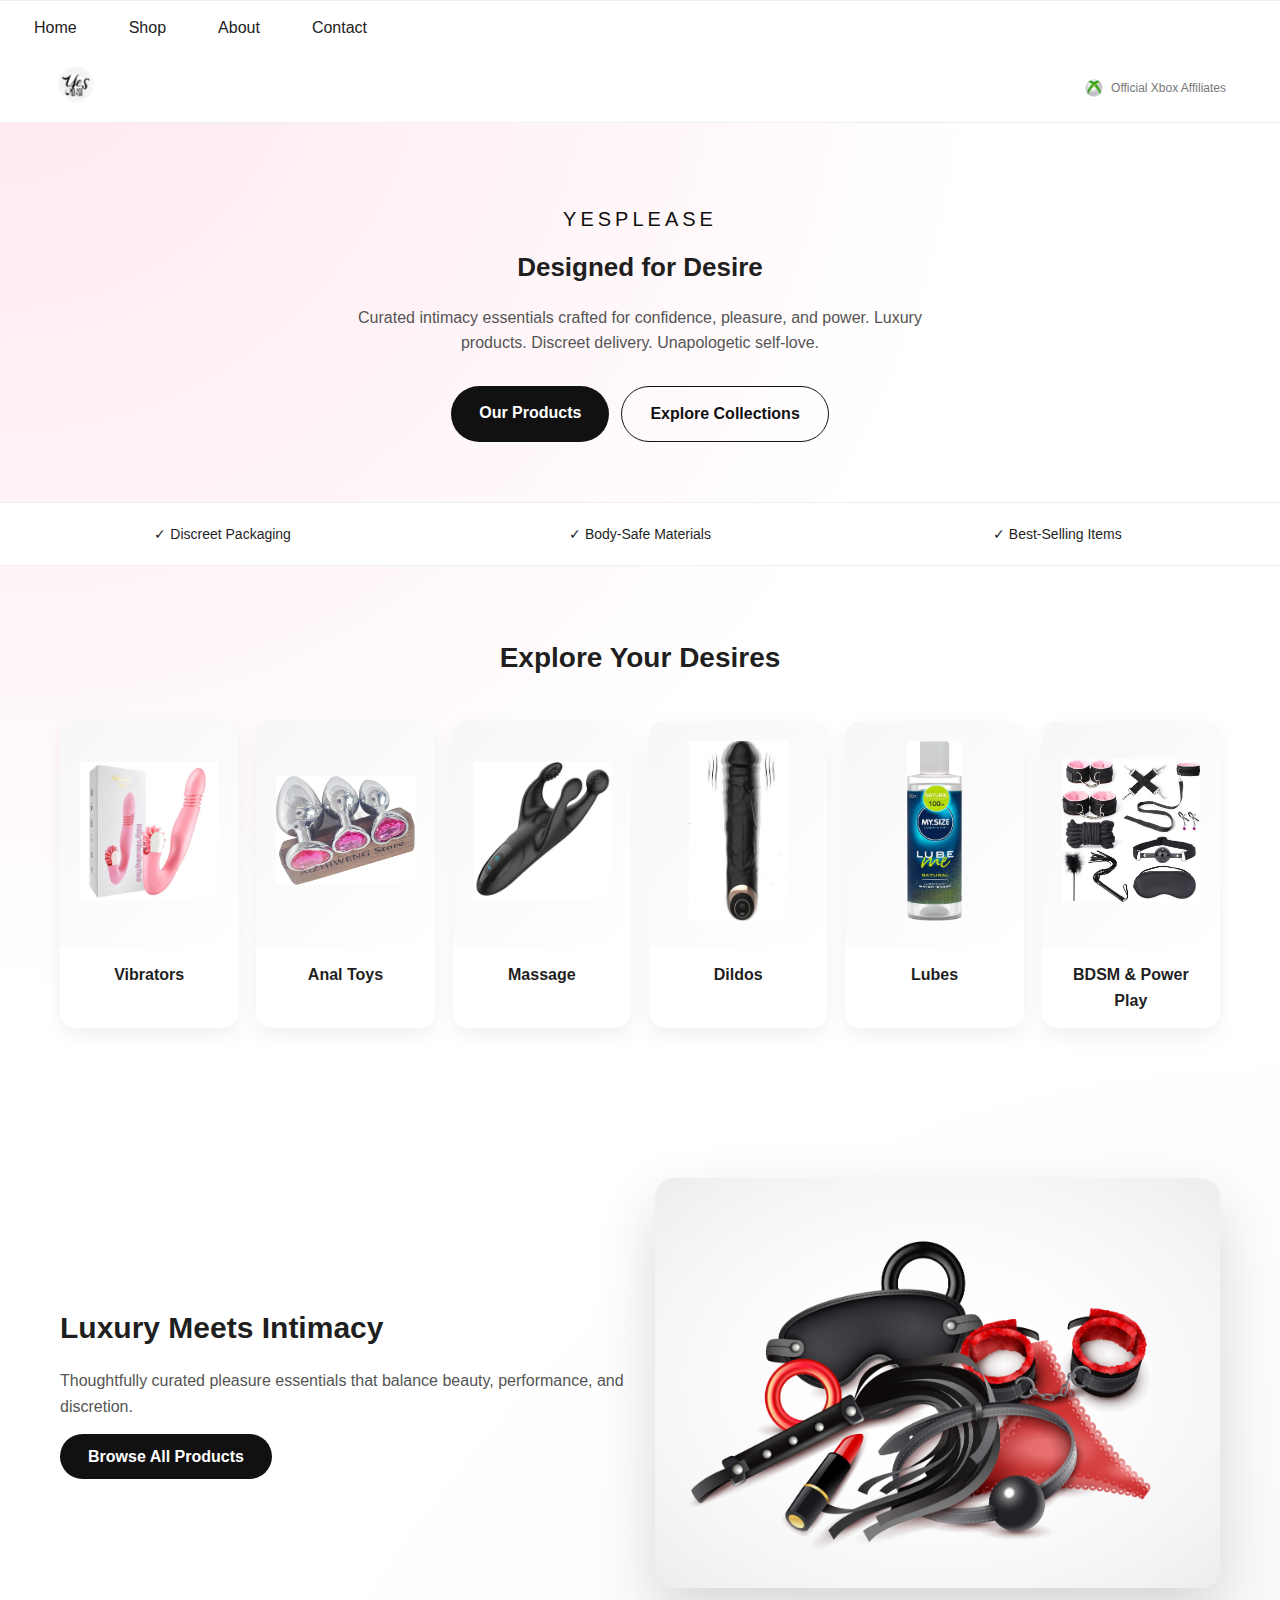
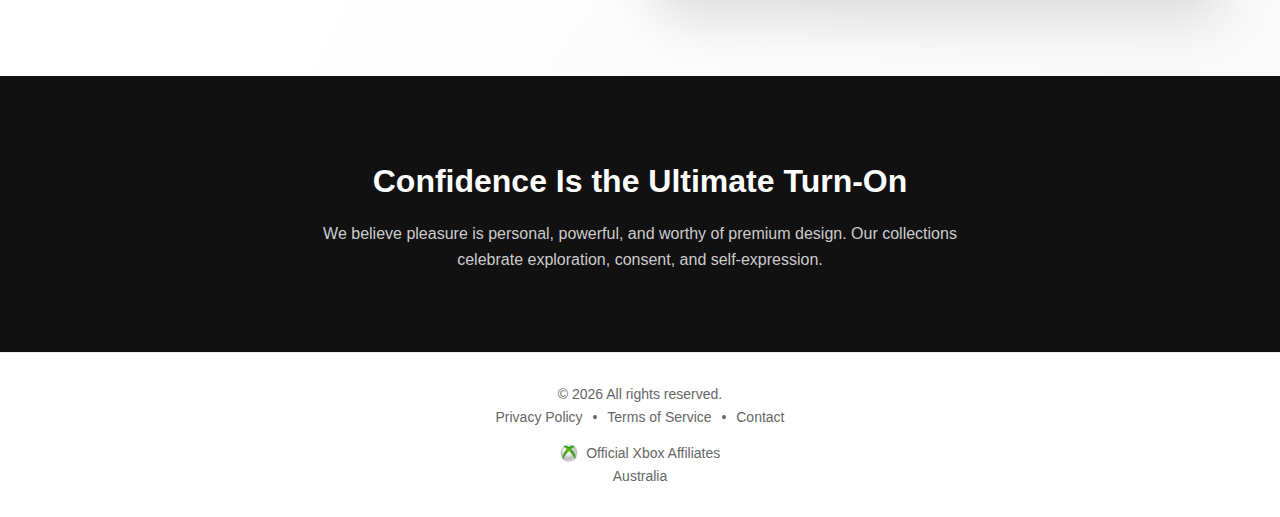
<file: index.html>
<!DOCTYPE html>
<html lang="en">
<head>
  <meta charset="UTF-8" />
  <meta name="viewport" content="width=device-width, initial-scale=1.0" />
  <title>YESPLEASE | Home</title>
  <link rel="stylesheet" href="css/style.css" />
    <style>
    * {
      margin: 0rem;
      padding: 0;
      box-sizing: border-box;
    }
  </style>

</head>

<body>

<header>
  <div class="burger" id="burger">☰</div>

  <nav class="nav" id="nav">
    <ul>
      <li><a href="index.html">Home</a></li>
      <li><a href="shop.html">Shop</a></li>
      <li><a href="about.html">About</a></li>
      <li><a href="contact.html">Contact</a></li>
    </ul>
  </nav>

  <div class="header-inner">
    <div class="logo">
      <img src="assets/yesplease main.png" alt="YESPLEASE Logo">
    </div>

    <div class="affiliate-badge">
      <img src="assets/1234xbox.png" alt="Sephora">
      <span>Official Xbox Affiliates</span>
    </div>
  </div>
</header>

<main>

<!-- HERO -->
<section class="hero">
  <span class="hero-brand">YESPLEASE</span>

  <h1>Designed for Desire</h1>

  <p>
    Curated intimacy essentials crafted for confidence, pleasure, and power.
    Luxury products. Discreet delivery. Unapologetic self-love.
  </p>

  <div class="hero-actions">
    <a href="shop.html" class="shop-now-btn">Our Products</a>
    <a href="#collections" class="secondary-btn">Explore Collections</a>
  </div>
</section>

<!-- TRUST STRIP -->
<section class="trust-strip">
  <div>✓ Discreet Packaging</div>
  <div>✓ Body-Safe Materials</div>
  <div>✓ Best-Selling Items</div>
</section>

<!-- COLLECTIONS -->
<section id="collections" class="collections">
  <h2>Explore Your Desires</h2>

  <div class="collection-grid">

    <div class="collection-card">
      <div class="collection-image">
        <img src="assets/PRIMIUM VIBE.jpg" alt="Vibrators">
      </div>
      <p>Vibrators</p>
    </div>

    <div class="collection-card">
      <div class="collection-image">
        <img src="assets/Premium anal toy.jpg" alt="Anal Toys">
      </div>
      <p>Anal Toys</p>
    </div>

    <div class="collection-card">
      <div class="collection-image">
        <img src="assets/Premium massage toy.webp" alt="Massage">
      </div>
      <p>Massage</p>
    </div>

    <div class="collection-card">
      <div class="collection-image">
        <img src="assets/Premium dildo toy.jpg" alt="Dildos">
      </div>
      <p>Dildos</p>
    </div>

    <div class="collection-card">
      <div class="collection-image">
        <img src="assets/Premium Lubes.jpg" alt="Lubes">
      </div>
      <p>Lubes</p>
    </div>

    <div class="collection-card">
      <div class="collection-image">
        <img src="assets/Premium bdsm toys.jpg" alt="BDSM & Power Play">
      </div>
      <p>BDSM & Power Play</p>
    </div>

  </div>
</section>

<!-- FEATURED -->
<section class="featured">
  <div class="featured-text">
    <h2>Luxury Meets Intimacy</h2>
    <p>
      Thoughtfully curated pleasure essentials that balance beauty,
      performance, and discretion.
    </p>
    <a href="shop.html" class="shop-now-btn">Browse All Products</a>
  </div>

  <div class="featured-image">
    <img src="assets/28861.jpg" alt="Luxury intimacy product">
  </div>
</section>

<!-- BRAND STORY -->
<section class="brand-story">
  <h2>Confidence Is the Ultimate Turn-On</h2>
  <p>
    We believe pleasure is personal, powerful, and worthy of premium design.
    Our collections celebrate exploration, consent, and self-expression.
  </p>
</section>

</main>

<footer class="site-footer">
  <div class="footer-inner">
    <p class="footer-brand">© 2026 All rights reserved.</p>

    <p class="footer-links">
      <a href="#">Privacy Policy</a>
      <span>•</span>
      <a href="#">Terms of Service</a>
      <span>•</span>
      <a href="#">Contact</a>
    </p>

    <div class="affiliate-footer">
      <img src="assets/1234xbox.png" alt="Sephora" class="affiliate-logo">
      <span>Official Xbox Affiliates</span>
    </div>
    <p class="canada">
      Australia
    </p>
  </div>
</footer>

<script src="js/main.js"></script>
</body>
</html>
</file>
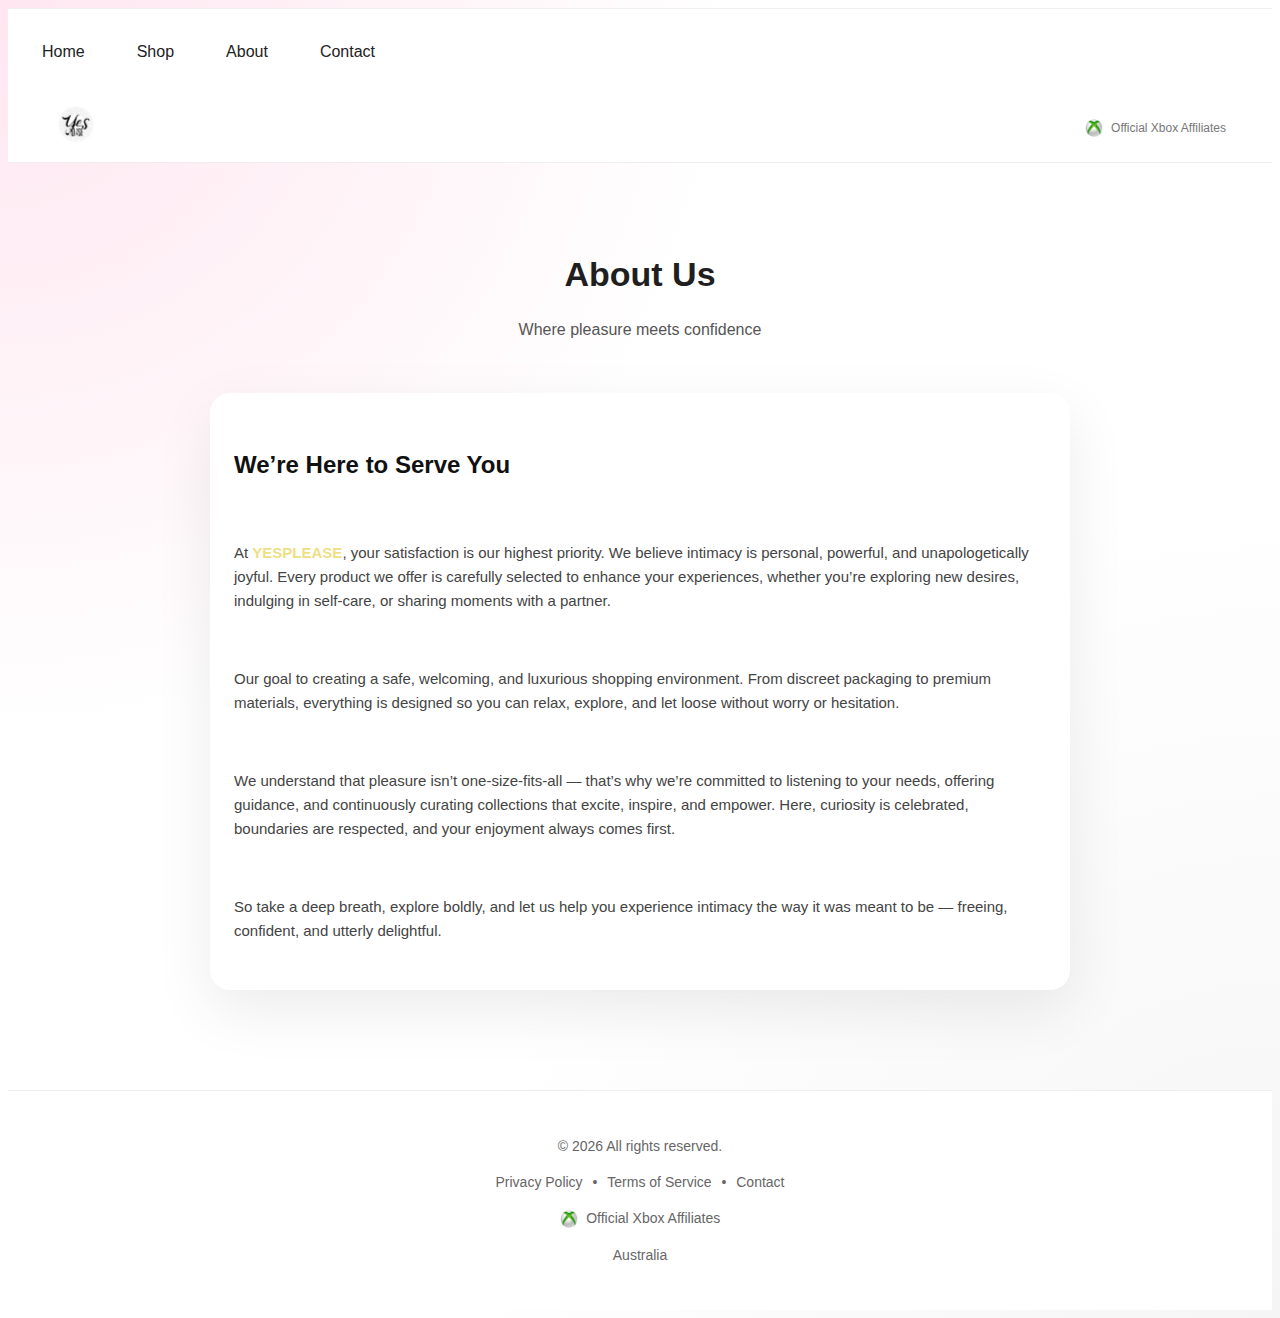
<file: about.html>
<!DOCTYPE html>
<html lang="en">
<head>
    <meta charset="UTF-8">
    <meta name="viewport" content="width=device-width, initial-scale=1.0">
    <title>My Shop | About</title>
    <link rel="stylesheet" href="css/style.css">
</head>
<body>

<header>
    <div class="burger" id="burger">
        ☰
    </div>
    <nav class="nav" id="nav">
        <ul>
            <li><a href="index.html">Home</a></li>
            <li><a href="shop.html">Shop</a></li>
            <li><a href="about.html">About</a></li>
            <li><a href="contact.html">Contact</a></li>
        </ul>
    </nav>
     <div class="header-inner">
      <!-- Logo space -->
      <div class="logo">
        <img src="assets/yesplease main.png" alt="My Shop Logo">
      </div>

        <!-- Sephora affiliate -->
    <div class="affiliate-badge">
      <img src="assets/1234xbox.png" alt="Sephora">
      <span>Official Xbox Affiliates</span>
    </div>
    </div>
</header>

 <main class="about-container">
    <section class="about-hero">
      <h1>About Us</h1>
      <p>Where pleasure meets confidence</p>
    </section>
    
 
    
    <section class="about-content">
      <h2>We’re Here to Serve You</h2>
      <p>
         At <span class="brand-name standout">YESPLEASE</span>, your satisfaction is our highest priority. 
        We believe intimacy is personal, powerful, and unapologetically joyful. 
        Every product we offer is carefully selected to enhance your experiences, 
        whether you’re exploring new desires, indulging in self-care, or sharing moments with a partner. 
      </p>
      <p>
        Our goal to creating a safe, welcoming, and luxurious shopping environment. 
        From discreet packaging to premium materials, everything is designed so you can relax, explore, and let loose 
        without worry or hesitation. 
      </p>
      <p>
        We understand that pleasure isn’t one-size-fits-all — that’s why we’re committed to listening to your needs, 
        offering guidance, and continuously curating collections that excite, inspire, and empower. 
        Here, curiosity is celebrated, boundaries are respected, and your enjoyment always comes first.
      </p>
      <p>
        So take a deep breath, explore boldly, and let us help you experience intimacy the way it was meant to be — 
        freeing, confident, and utterly delightful.
      </p>
    </section>

   
  </main>

<footer class="site-footer">
  <div class="footer-inner">
    <p class="footer-brand">© 2026 All rights reserved.</p>

    <p class="footer-links">
      <a href="#">Privacy Policy</a>
      <span>•</span>
      <a href="#">Terms of Service</a>
      <span>•</span>
      <a href="#">Contact</a>
    </p>

    <!-- Sephora Affiliate -->
    <div class="affiliate-footer">
      <img src="assets/1234xbox.png" alt="Sephora" class="affiliate-logo">
      <span>Official Xbox Affiliates</span>
    </div>
     <p class="canada">
      Australia
    </p>
  </div>
</footer>

<script src="js/main.js"></script>
</body>
</html>
</file>
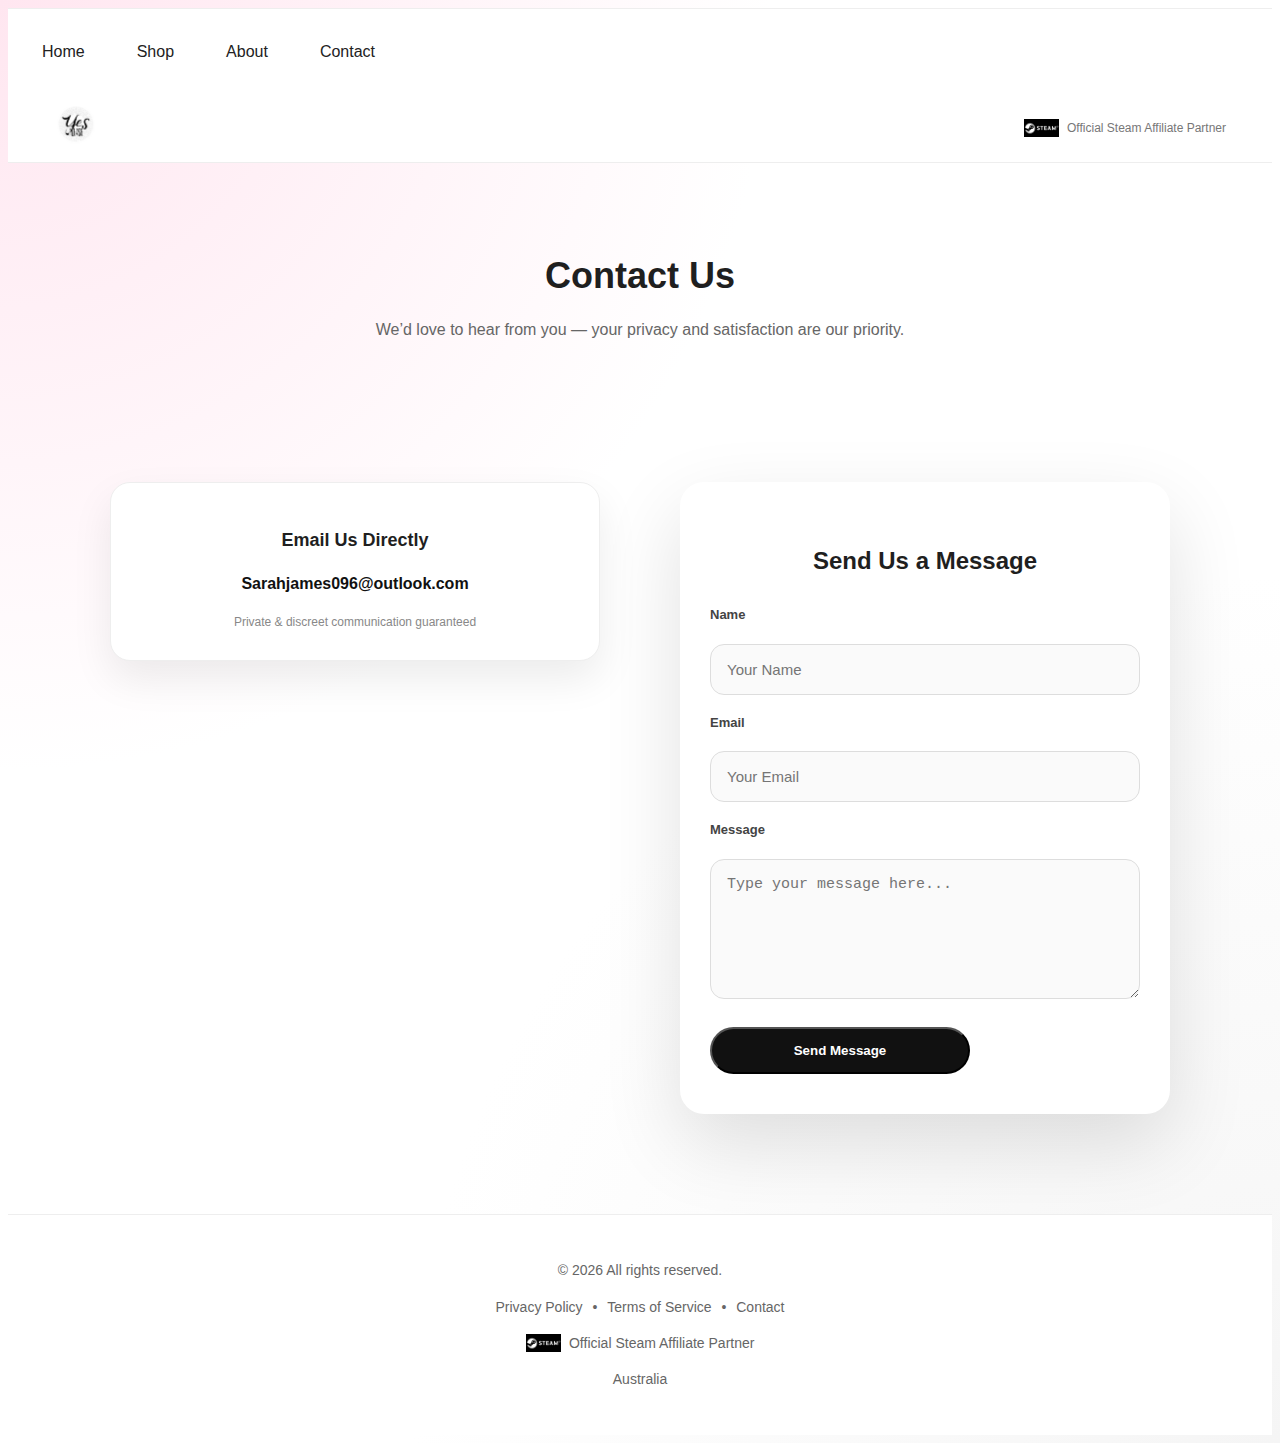
<file: contact.html>
<!DOCTYPE html>
<html lang="en">
<head>
    <meta charset="UTF-8">
    <meta name="viewport" content="width=device-width, initial-scale=1.0">
    <title>My Shop | Contact</title>
    <link rel="stylesheet" href="css/style.css">
</head>
<body>

<header>
    <div class="burger" id="burger">
        ☰
    </div>
    <nav class="nav" id="nav">
        <ul>
            <li><a href="index.html">Home</a></li>
            <li><a href="shop.html">Shop</a></li>
            <li><a href="about.html">About</a></li>
            <li><a href="contact.html">Contact</a></li>
        </ul>
    </nav>
     <div class="header-inner">
      <!-- Logo space -->
      <div class="logo">
        <img src="assets/yesplease main.png" alt="My Shop Logo">
      </div>

        <!-- Sephora affiliate -->
    <div class="affiliate-badge">
      <img src="assets/111steam.png" alt="Sephora">
      <span>Official Steam Affiliate Partner</span>
    </div>
    </div>
</header>

<main class="contact-container">
    <section class="contact-hero">
      <h1>Contact Us</h1>
      <p>We’d love to hear from you — your privacy and satisfaction are our priority.</p>
    </section>

    <section class="contact-info">
      <h2>Email Us Directly</h2>
      <p><a href="mailto:Sarahjames096@outlook.com">Sarahjames096@outlook.com</a></p>
    </section>

    <section class="contact-form-section">
      <h2>Send Us a Message</h2>
      <form action="https://formspree.io/f/mykzqaew" method="POST" class="contact-form">
        <label for="name">Name</label>
        <input type="text" id="name" name="name" placeholder="Your Name" required>

        <label for="email">Email</label>
        <input type="email" id="email" name="_replyto" placeholder="Your Email" required>

        <label for="message">Message</label>
        <textarea id="message" name="message" placeholder="Type your message here..." required></textarea>

        <button type="submit" class="shop-now-btn">Send Message</button>
      </form>
    </section>
  </main>

<footer class="site-footer">
  <div class="footer-inner">
    <p class="footer-brand">© 2026 All rights reserved.</p>

    <p class="footer-links">
      <a href="#">Privacy Policy</a>
      <span>•</span>
      <a href="#">Terms of Service</a>
      <span>•</span>
      <a href="#">Contact</a>
    </p>

    <!-- Sephora Affiliate -->
    <div class="affiliate-footer">
      <img src="assets/111steam.png" alt="Sephora" class="affiliate-logo">
      <span>Official Steam Affiliate Partner</span>
    </div>
     <p class="canada">
      Australia
    </p>
  </div>
</footer>
<script src="js/main.js"></script>
</body>
</html>
</file>
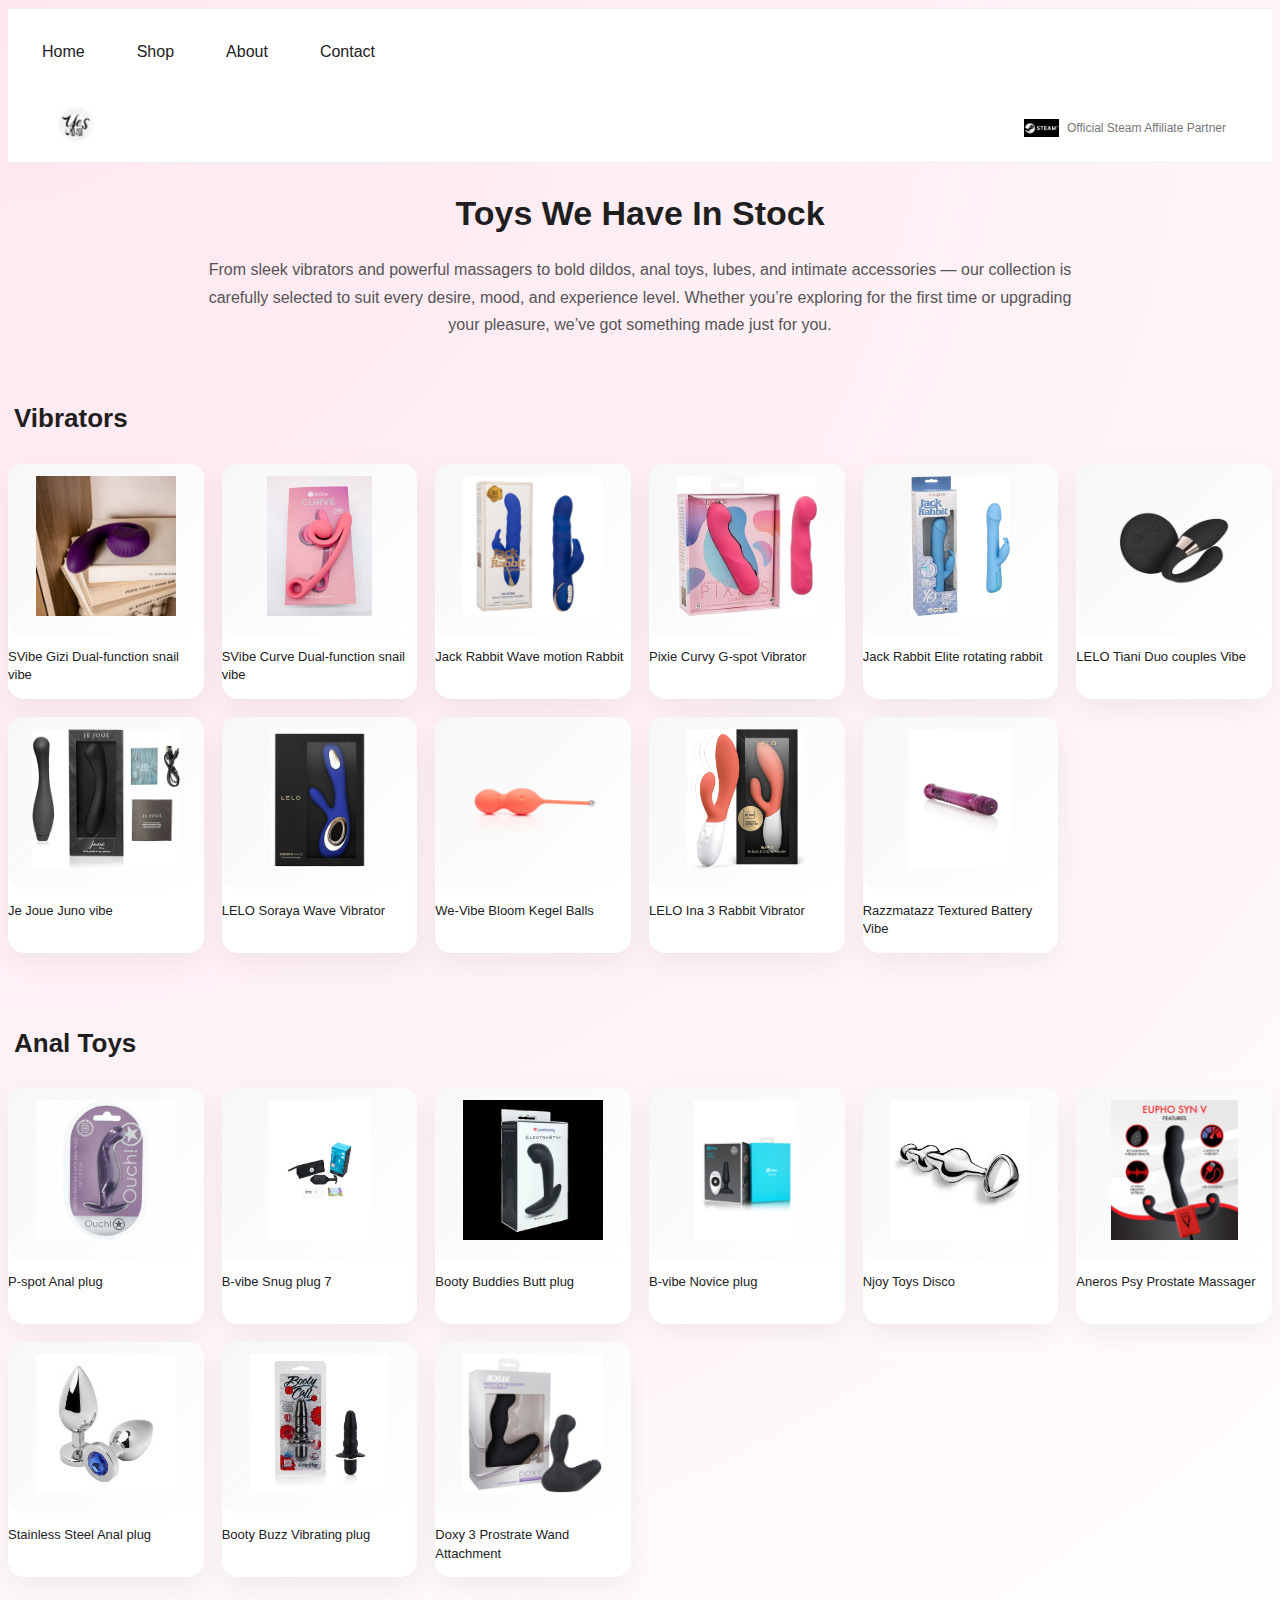
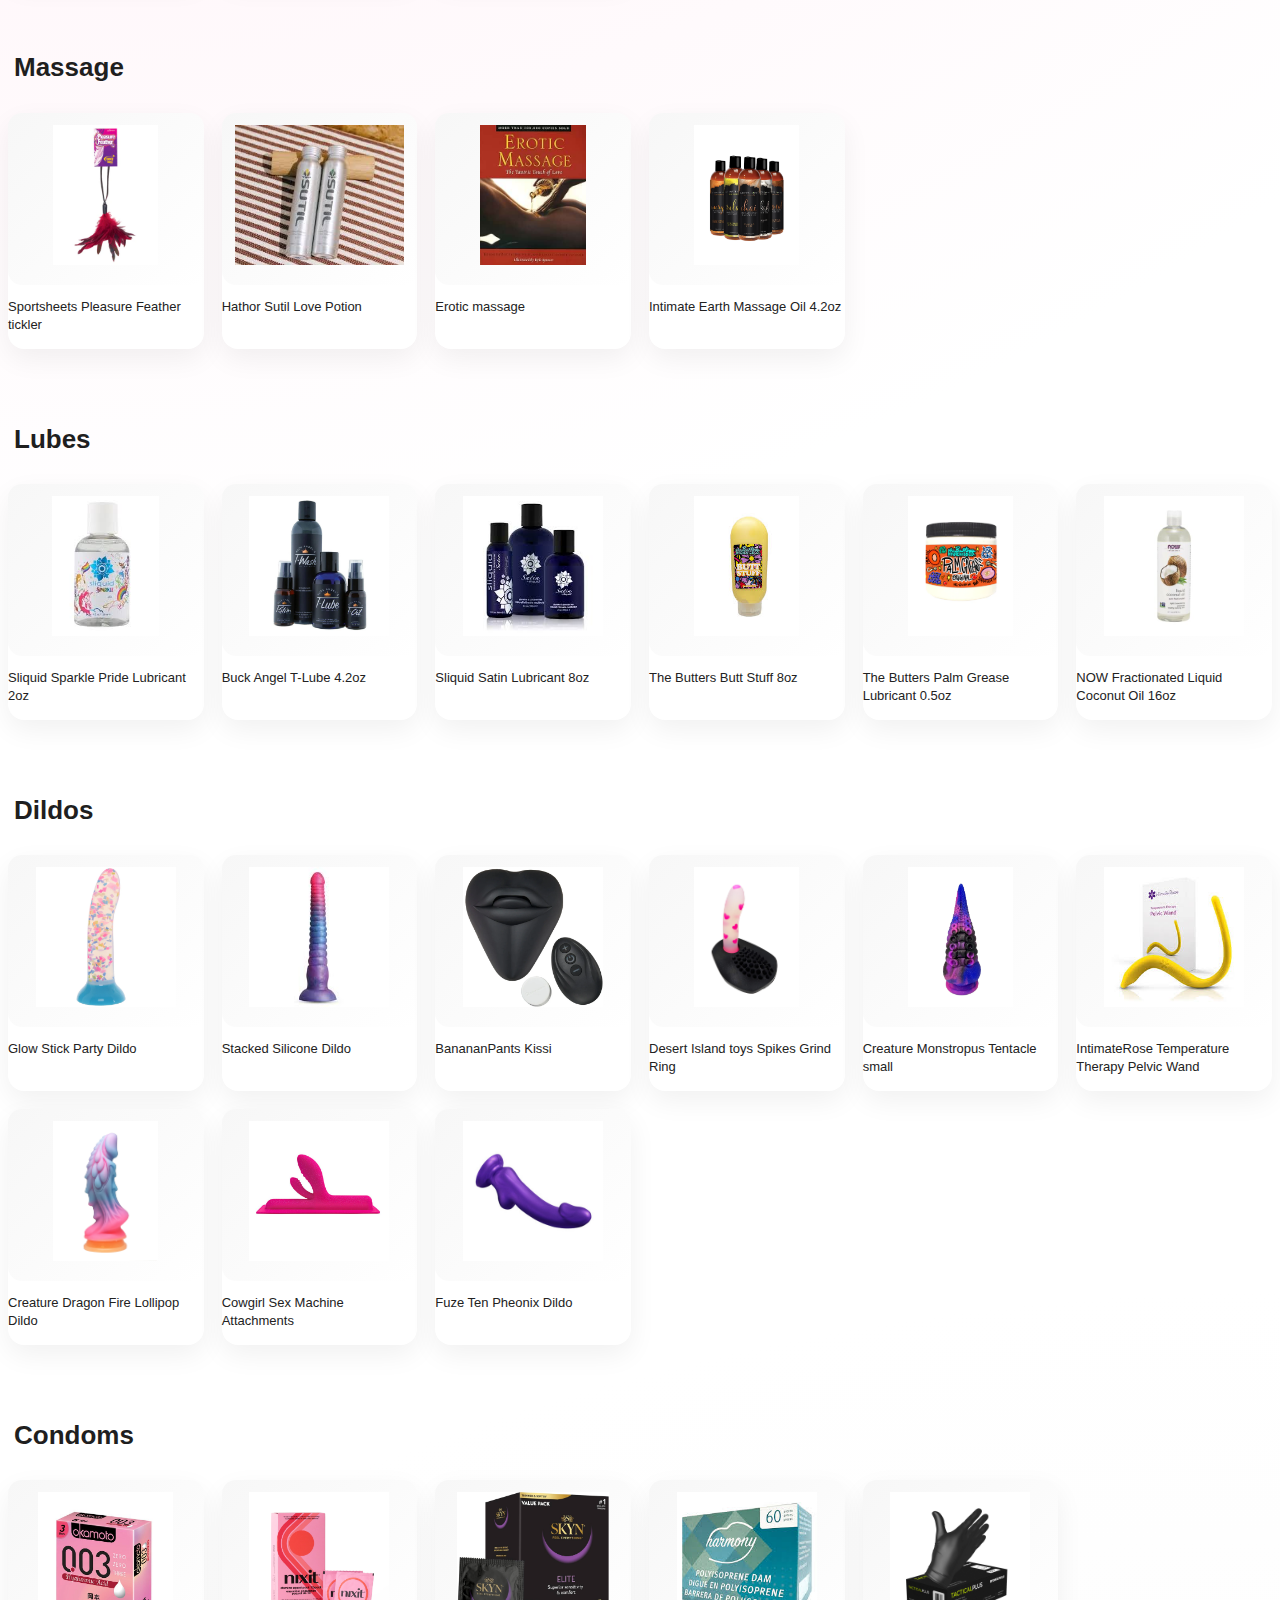
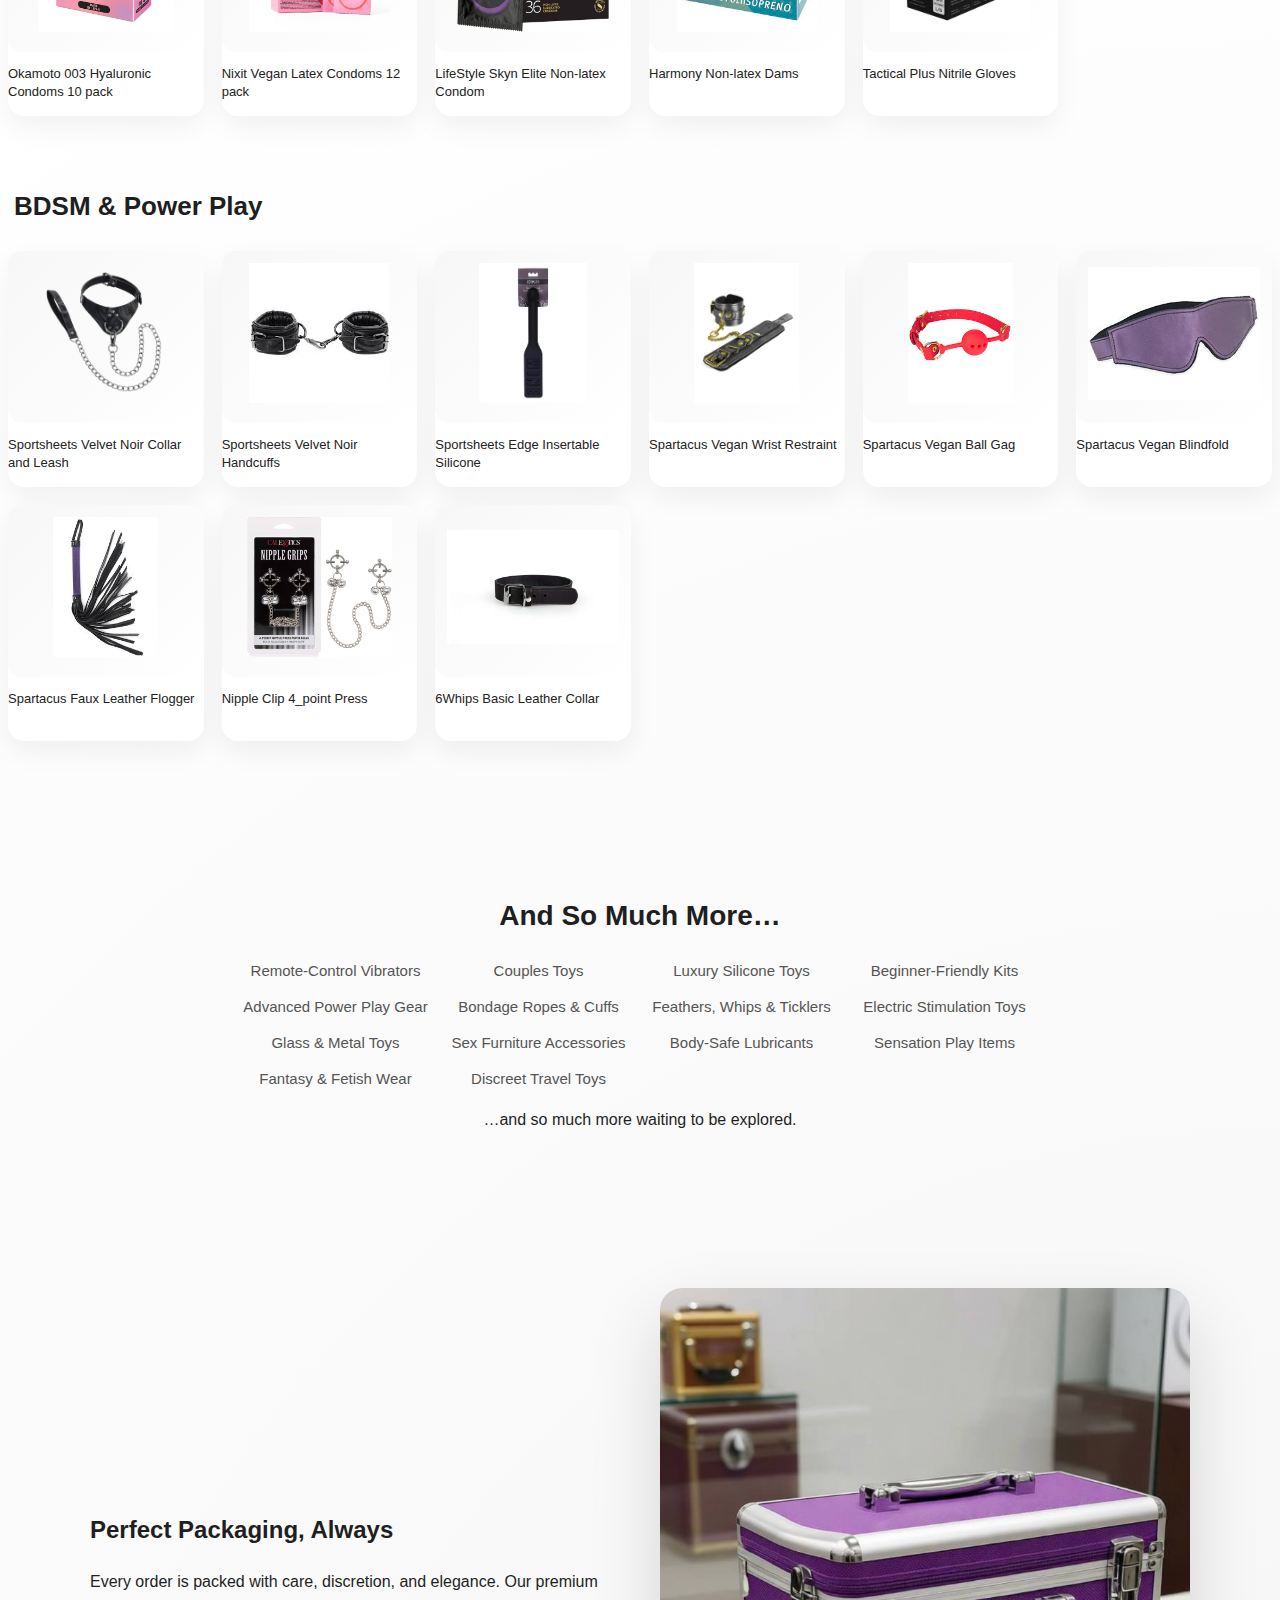
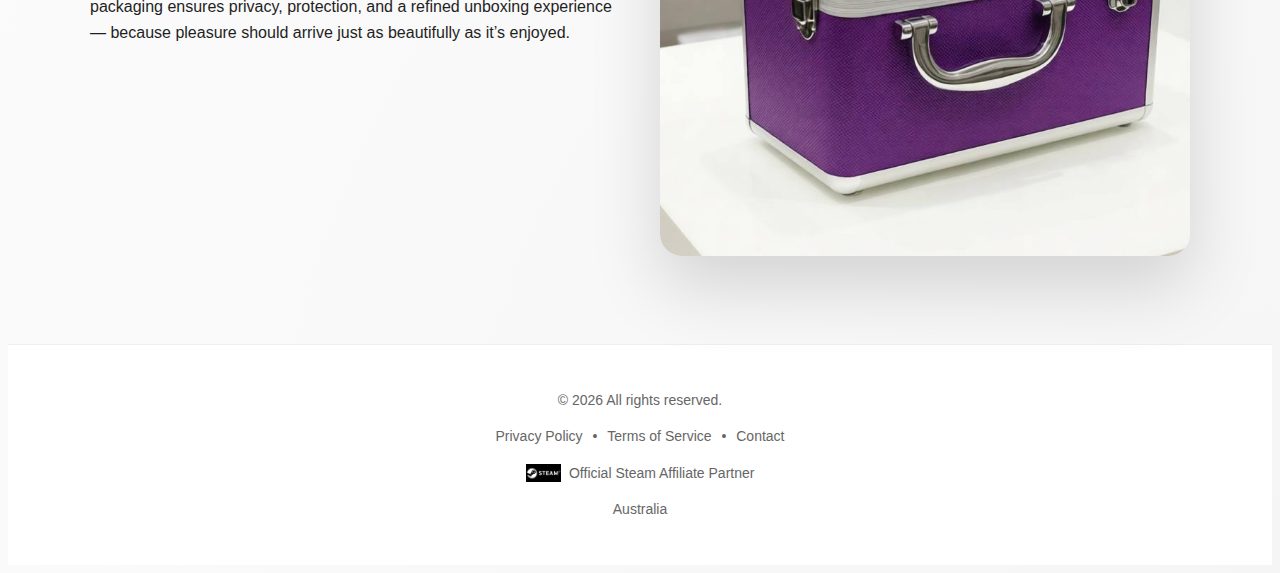
<file: shop.html>
<!DOCTYPE html>
<html lang="en">
<head>
    <meta charset="UTF-8">
    <meta name="viewport" content="width=device-width, initial-scale=1.0">
    <title>My Shop | Shop</title>
    <link rel="stylesheet" href="css/style.css">
</head>
<body>

<header>
    <div class="burger" id="burger">
        ☰
    </div>
    <nav class="nav" id="nav">
        <ul>
            <li><a href="index.html">Home</a></li>
            <li><a href="shop.html">Shop</a></li>
            <li><a href="about.html">About</a></li>
            <li><a href="contact.html">Contact</a></li>
        </ul>
    </nav>
     <div class="header-inner">
      <!-- Logo space -->
      <div class="logo">
        <img src="assets/yesplease main.png" alt="My Shop Logo">
      </div>

        <!-- Sephora affiliate -->
    <div class="affiliate-badge">
      <img src="assets/111steam.png" alt="Sephora">
      <span>Official Steam Affiliate Partner</span>
    </div>
</header>

<main class="shop-container">

  <!-- Shop Intro Section -->
<section class="shop-intro">
  <h1>Toys We Have In Stock</h1>
  <p>
    From sleek vibrators and powerful massagers to bold dildos, anal toys, lubes,
    and intimate accessories — our collection is carefully selected to suit every
    desire, mood, and experience level. Whether you’re exploring for the first time
    or upgrading your pleasure, we’ve got something made just for you.
  </p>
</section>

  <!-- Vibrators Section -->
  <section class="shop-section">
    <h2>Vibrators</h2>
    <div class="product-grid">
      <!-- 15 Products -->
      <div class="product-card">
        <div class="product-image">
         <img src="assets/SnailVG-P-6__17258.1710603546.1280.1280.webp" alt="Vibrator 1">
         </div>
        <p class="product-name">SVibe Gizi Dual-function snail vibe</p>
      </div>
      <div class="product-card">
        <div class="product-image">
       <img src="assets/SVibe-Snail-Curve-Review-Dual-Stim-Vibrator-23-339x450.jpg">
        </div>
        <p class="product-name">SVibe Curve Dual-function snail vibe</p>
      </div>
      <div class="product-card">
        <div class="product-image">
          <img src="assets/Vibrator4.jpg">
        </div>
        <p class="product-name">Jack Rabbit Wave motion Rabbit</p>
      </div>
      <div class="product-card">
        <div class="product-image">
          <img src="assets/vibrator.jpg">
        </div>
        <p class="product-name">Pixie Curvy G-spot Vibrator</p>
      </div>
      <div class="product-card">
        <div class="product-image">
          <img src="assets/Vibrator5.jpg">
        </div>
        <p class="product-name">Jack Rabbit Elite rotating rabbit</p>
      </div>
      <div class="product-card">
        <div class="product-image">
          <img src="assets/vibrator2.webp">
      </div>
        <p class="product-name">LELO Tiani Duo couples Vibe</p>
      </div>
      <div class="product-card">
        <div class="product-image">
          <img src="assets/vibe7.jpg">
        </div>
        <p class="product-name">Je Joue Juno vibe</p>
      </div>
      <div class="product-card">
        <div class="product-image">
          <img src="assets/vibe8.jpg">
        </div>
        <p class="product-name">LELO Soraya Wave Vibrator</p>
      </div>
      <div class="product-card">
        <div class="product-image">
          <img src="assets/xxxxx.webp">
        </div>
        <p class="product-name">We-Vibe Bloom Kegel Balls</p>
      </div>
      <div class="product-card">
        <div class="product-image">
          <img src="assets/vibe10.jpg">
        </div>
        <p class="product-name">LELO Ina 3 Rabbit Vibrator</p>
      </div>
      <div class="product-card">
        <div class="product-image">
          <img src="assets/vibe11.webp">
        </div>
        <p class="product-name">Razzmatazz Textured Battery Vibe</p>
      </div>
    </div>
  </section>

  <!-- Anal Toys Section -->
  <section class="shop-section">
   <h2>Anal Toys</h2>
    <div class="product-grid">
      <!-- 15 Products -->
      <div class="product-card">
        <div class="product-image">
          <img src="assets/anal1.webp">
        </div>
        <p class="product-name">P-spot Anal plug</p>
      </div>
      <div class="product-card">
        <div class="product-image">
          <img src="assets/anal2.webp">
        </div>
        <p class="product-name">B-vibe Snug plug 7</p>
      </div>
      <div class="product-card">
        <div class="product-image">
          <img src="assets/anal3.webp">
        </div>
        <p class="product-name">Booty Buddies Butt plug</p>
      </div>
      <div class="product-card">
        <div class="product-image">
          <img src="assets/anal4.jpg">
        </div>
        <p class="product-name">B-vibe Novice plug</p>
      </div>
      <div class="product-card">
        <div class="product-image">
          <img src="assets/anal5.jpg">
        </div>
        <p class="product-name">Njoy Toys Disco</p>
      </div>
      <div class="product-card">
        <div class="product-image">
          <img src="assets/anal7.webp">
        </div>
        <p class="product-name">Aneros Psy Prostate Massager</p>
      </div>
      <div class="product-card">
        <div class="product-image">
          <img src="assets/anal7.avif">
        </div>
        <p class="product-name">Stainless Steel Anal plug</p>
      </div>
      <div class="product-card">
        <div class="product-image">
          <img src="assets/anal8.jpg">
        </div>
        <p class="product-name">Booty Buzz Vibrating plug</p>
      </div>
      <div class="product-card">
        <div class="product-image">
          <img src="assets/anal9.webp">
        </div>
        <p class="product-name">Doxy 3 Prostrate Wand Attachment</p>
      </div>
    </div>
  </section>

  <!-- Massage Section -->
  <section class="shop-section">
      <h2>Massage</h2>
    <div class="product-grid">
      <div class="product-card">
        <div class="product-image">
          <img src="assets/mass1.webp">
        </div>
        <p class="product-name">Sportsheets Pleasure Feather tickler</p>
      </div>
      <div class="product-card">
        <div class="product-image">
          <img src="assets/mass2.jpg">
        </div>
        <p class="product-name">Hathor Sutil Love Potion</p>
      </div>
      <div class="product-card">
        <div class="product-image">
          <img src="assets/mass3.jpg">
        </div>
        <p class="product-name">Erotic massage</p>
      </div>
      <div class="product-card">
        <div class="product-image">
          <img src="assets/mass4.webp">
        </div>
        <p class="product-name">Intimate Earth Massage Oil 4.2oz</p>
      </div>
    </div>
  </section>

  <!-- Lubes Section -->
  <section class="shop-section">
        <h2>Lubes</h2>
    <div class="product-grid">
      <!-- 15 Products -->
      <div class="product-card">
        <div class="product-image">
          <img src="assets/alube1.jpg">

        </div>
        <p class="product-name">Sliquid Sparkle Pride Lubricant 2oz</p>
      </div>
      <div class="product-card">
        <div class="product-image">
          <img src="assets/alube2.webp">
        </div>
        <p class="product-name">Buck Angel T-Lube 4.2oz</p>
      </div>
      <div class="product-card">
        <div class="product-image">
          <img src="assets/alube3.jpg">
        </div>
        <p class="product-name">Sliquid Satin Lubricant 8oz </p>
      </div>
      <div class="product-card">
        <div class="product-image">
          <img src="assets/alube4.jpg">
        </div>
        <p class="product-name">The Butters Butt Stuff 8oz</p>
      </div>
      <div class="product-card">
        <div class="product-image">
          <img src="assets/alube5.webp"
>        </div>
        <p class="product-name">The Butters Palm Grease Lubricant 0.5oz</p>
      </div>
      <div class="product-card">
        <div class="product-image">
          <img src="assets/alube5.jpg">
        </div>
        <p class="product-name">NOW Fractionated Liquid Coconut Oil 16oz</p>
      </div>
    </div>
    </div>
  </section>

  <!-- Dildos Section -->
  <section class="shop-section">
       <h2>Dildos</h2>
    <div class="product-grid">
      <!-- 15 Products -->
      <div class="product-card">
        <div class="product-image">
          <img src="assets/dil1.webp">
        </div>
        <p class="product-name">Glow Stick Party Dildo</p>
      </div>
      <div class="product-card">
        <div class="product-image">
          <img src="assets/dil2.jpg">
        </div>
        <p class="product-name">Stacked Silicone Dildo</p>
      </div>
      <div class="product-card">
        <div class="product-image">
          <img src="assets/dil3.webp">
        </div>
        <p class="product-name">BanananPants Kissi</p>
      </div>
      <div class="product-card">
        <div class="product-image">
          <img src="assets/dil4.webp">
        </div>
        <p class="product-name">Desert Island toys Spikes Grind Ring</p>
      </div>
      <div class="product-card">
        <div class="product-image">
          <img src="assets/dil5.webp">
        </div>
        <p class="product-name">Creature Monstropus Tentacle small</p>
      </div>
      <div class="product-card">
        <div class="product-image">
          <img src="assets/dil6.jpg">
        </div>
        <p class="product-name">IntimateRose Temperature Therapy Pelvic Wand</p>
      </div>
        <div class="product-card">
        <div class="product-image">
          <img src="assets/dil7.webp">
        </div>
        <p class="product-name">Creature Dragon Fire Lollipop Dildo</p>
      </div>
      <div class="product-card">
        <div class="product-image">
          <img src="assets/dil8.jpg">
        </div>
        <p class="product-name">Cowgirl Sex Machine Attachments</p>
      </div>
      <div class="product-card">
        <div class="product-image">
          <img src="assets/dil9.jpg">
        </div>
        <p class="product-name">Fuze Ten Pheonix Dildo</p>
      </div>
    </div>
  </section>

  <!-- Condoms & Safe Sex Section -->
  <section class="shop-section">
        <h2>Condoms</h2>
    <div class="product-grid">
      <!-- 15 Products -->
      <div class="product-card">
        <div class="product-image">
          <img src="assets/9cod1.jpg">
        </div>
        <p class="product-name">Okamoto 003 Hyaluronic Condoms 10 pack</p>
      </div>
      <div class="product-card">
        <div class="product-image">
          <img src="assets/9cod2.webp">
        </div>
        <p class="product-name">Nixit Vegan Latex Condoms 12 pack</p>
      </div>
      <div class="product-card">
        <div class="product-image">
          <img src="assets/9cod3.jpg">
        </div>
        <p class="product-name">LifeStyle Skyn Elite Non-latex Condom</p>
      </div>
      <div class="product-card">
        <div class="product-image">
          <img src="assets/9cod4.jpg">
        </div>
        <p class="product-name">Harmony Non-latex Dams</p>
      </div>
      <div class="product-card">
        <div class="product-image">
          <img src="assets/9cod5.webp">
        </div>
        <p class="product-name">Tactical Plus Nitrile Gloves </p>
      </div>
    </div>
  </section>

  <!-- BDSM & Power Play Section -->
  <section class="shop-section">
  <h2>BDSM & Power Play</h2>
    <div class="product-grid">
      <!-- 15 Products -->
      <div class="product-card">
        <div class="product-image">
          <img src="assets/1bdsm1.webp">
        </div>
        <p class="product-name">Sportsheets Velvet Noir Collar and Leash</p>
      </div>
      <div class="product-card">
        <div class="product-image">
          <img src="assets/1bdsm2.jpg">
        </div>
        <p class="product-name">Sportsheets Velvet Noir Handcuffs</p>
      </div>
      <div class="product-card">
        <div class="product-image">
          <img src="assets/1bdsm3.jpg">
        </div>
        <p class="product-name">Sportsheets Edge Insertable Silicone</p>
      </div>
      <div class="product-card">
        <div class="product-image">
          <img src="assets/1bdsm4.webp">
        </div>
        <p class="product-name">Spartacus Vegan Wrist Restraint</p>
      </div>
      <div class="product-card">
        <div class="product-image">
          <img src="assets/1bdsm5.jpg">
        </div>
        <p class="product-name">Spartacus Vegan Ball Gag</p>
      </div>
      <div class="product-card">
        <div class="product-image">
          <img src="assets/1bdsm6.jpg">
        </div>
        <p class="product-name">Spartacus Vegan Blindfold</p>
      </div>
      <div class="product-card">
        <div class="product-image">
          <img src="assets/1bdsm8.jpg">
        </div>
        <p class="product-name">Spartacus Faux Leather Flogger</p>
      </div>
      <div class="product-card">
        <div class="product-image">
          <img src="assets/1bdsm7.jpg">
        </div>
        <p class="product-name">Nipple Clip 4_point Press</p>
      </div>
      <div class="product-card">
        <div class="product-image">
          <img src="assets/1bdsm9.webp">
        </div>
        <p class="product-name">6Whips Basic Leather Collar</p>
      </div>
    </div>
  </section>

  <!-- More Toys Section -->
<section class="more-toys">
  <h2>And So Much More…</h2>

  <ul class="toy-list">
    <li>Remote-Control Vibrators</li>
    <li>Couples Toys</li>
    <li>Luxury Silicone Toys</li>
    <li>Beginner-Friendly Kits</li>
    <li>Advanced Power Play Gear</li>
    <li>Bondage Ropes & Cuffs</li>
    <li>Feathers, Whips & Ticklers</li>
    <li>Electric Stimulation Toys</li>
    <li>Glass & Metal Toys</li>
    <li>Sex Furniture Accessories</li>
    <li>Body-Safe Lubricants</li>
    <li>Sensation Play Items</li>
    <li>Fantasy & Fetish Wear</li>
    <li>Discreet Travel Toys</li>
  </ul>

  <p class="more-text">
    …and so much more waiting to be explored.
  </p>
</section>

<!-- Perfect Packaging Section -->
<section class="packaging-section">
  <div class="packaging-content">
    <div class="packaging-text">
      <h2>Perfect Packaging, Always</h2>
      <p>
        Every order is packed with care, discretion, and elegance.
        Our premium packaging ensures privacy, protection, and a refined unboxing
        experience — because pleasure should arrive just as beautifully as it’s enjoyed.
      </p>
    </div>

    <div class="packaging-image">
      <img src="assets/PRIMIUM Packaging.jpg" alt="Premium discreet packaging">
    </div>
  </div>
</section>

</main>

<footer class="site-footer">
  <div class="footer-inner">
    <p class="footer-brand">© 2026 All rights reserved.</p>

    <p class="footer-links">
      <a href="#">Privacy Policy</a>
      <span>•</span>
      <a href="#">Terms of Service</a>
      <span>•</span>
      <a href="#">Contact</a>
    </p>

    <!-- Sephora Affiliate -->
    <div class="affiliate-footer">
      <img src="assets/111steam.png" alt="Sephora" class="affiliate-logo">
      <span>Official Steam Affiliate Partner</span>
    </div>
     <p class="canada">
      Australia
    </p>
  </div>
</footer>

<script src="js/main.js"></script>
</body>
</html>
</file>
<file: css/style.css>
/* ============================= */
/* RESET & BASE */
/* ============================= */
* {
  margin: 0.4;
  padding: 0;
  box-sizing: border-box;
}

body {
  font-family: -apple-system, BlinkMacSystemFont, "Segoe UI", Roboto, Arial, sans-serif;
  color: #1f1f1f;
  background:
    radial-gradient(circle at top left, #ffe6f0, transparent 40%),
    radial-gradient(circle at bottom right, #f5f5f5, transparent 45%);
  line-height: 1.6;
}

/* ============================= */
/* HEADER */
/* ============================= */
header {
  background: #fff;
  border-bottom: 1px solid #eee;
  position: sticky;
  top: 0;
  z-index: 1000;
}

.header-inner {
  max-width: 1200px;
  margin: auto;
  padding: 10px 14px;
  display: flex;
  align-items: center;
  justify-content: space-between;
}

.logo img {
  height: 40px;
}

.affiliate-badge {
  display: flex;
  align-items: center;
  gap: 8px;
  font-size: 12px;
  color: #777;
}

.affiliate-badge img {
  height: 18px;
}

/* ============================= */
/* NAV (MOBILE) */
/* ============================= */
.burger {
  font-size: 26px;
  padding: 12px;
  cursor: pointer;
}

.nav {
  display: none;
  background: #fff;
  border-top: 1px solid #eee;
}

.nav ul {
  list-style: none;
}

.nav li {
  border-bottom: 1px solid #eee;
}

.nav a {
  display: block;
  padding: 14px;
  text-decoration: none;
  color: #222;
  font-weight: 500;
}

/* ============================= */
/* HERO */
/* ============================= */
.hero {
  padding: 80px 20px 60px;
  text-align: center;
  max-width: 900px;
  margin: auto;
}

.hero-brand {
  display: inline-block;
  letter-spacing: 4px;
  font-size: 20px;
  color: #0f0f0f;
  margin-bottom: 12px;
}

.hero h1 {
  font-size: 26px;
  font-weight: 700;
  margin-bottom: 16px;
}

.hero p {
  color: #555;
  max-width: 600px;
  margin: 0 auto 30px;
}

.hero-actions {
  display: flex;
  gap: 12px;
  justify-content: center;
  flex-wrap: wrap;
}

.shop-now-btn {
  background: #111;
  color: #fff;
  padding: 14px 28px;
  border-radius: 30px;
  text-decoration: none;
  font-weight: 600;
  transition: transform 0.2s ease, box-shadow 0.2s ease;
}

.shop-now-btn:hover {
  transform: translateY(-2px);
  box-shadow: 0 10px 25px rgba(0,0,0,0.15);
}

.secondary-btn {
  border: 1px solid #111;
  color: #111;
  padding: 14px 28px;
  border-radius: 30px;
  text-decoration: none;
  font-weight: 600;
}

/* ============================= */
/* TRUST STRIP */
/* ============================= */
.trust-strip {
  display: grid;
  grid-template-columns: repeat(3, 1fr);
  gap: 12px;
  background: #fff;
  border-top: 1px solid #eee;
  border-bottom: 1px solid #eee;
  padding: 20px;
  text-align: center;
  font-size: 14px;
}

/* ============================= */
/* COLLECTIONS */
/* ============================= */
.collections {
  padding: 70px 20px;
  max-width: 1200px;
  margin: auto;
}

.collections h2 {
  text-align: center;
  font-size: 28px;
  margin-bottom: 40px;
}

.collection-grid {
  display: grid;
  grid-template-columns: repeat(auto-fit, minmax(160px, 1fr));
  gap: 18px;
}

.collection-card {
  background: #fff;
  border-radius: 16px;
  overflow: hidden;
  text-align: center;
  box-shadow: 0 8px 20px rgba(0,0,0,0.06);
  transition: transform 0.25s ease, box-shadow 0.25s ease;
}

.collection-card:hover {
  transform: translateY(-6px);
  box-shadow: 0 18px 40px rgba(0,0,0,0.12);
}

.collection-image {
  background: linear-gradient(135deg, #f7f7f7, #fff);
  padding: 20px;
}

.collection-image img {
  width: 100%;
  height: 180px;
  object-fit: contain;
  transition: transform 0.3s ease;
}

.collection-card:hover img {
  transform: scale(1.06);
}

.collection-card p {
  padding: 14px;
  font-weight: 600;
}

/* ============================= */
/* FEATURED */
/* ============================= */
.featured {
  display: grid;
  gap: 30px;
  padding: 80px 20px;
  max-width: 1200px;
  margin: auto;
}

.featured-text h2 {
  font-size: 30px;
  margin-bottom: 16px;
}

.featured-text p {
  color: #555;
  margin-bottom: 24px;
}

.featured-image img {
  width: 100%;
  border-radius: 20px;
  box-shadow: 0 25px 60px rgba(0,0,0,0.15);
}

/* ============================= */
/* BRAND STORY */
/* ============================= */
.brand-story {
  text-align: center;
  padding: 80px 20px;
  background: #111;
  color: #fff;
}

.brand-story h2 {
  font-size: 32px;
  margin-bottom: 14px;
}

.brand-story p {
  max-width: 700px;
  margin: auto;
  color: #ccc;
}

/* ============================= */
/* FOOTER */
/* ============================= */
.site-footer {
  background: #fff;
  border-top: 1px solid #eee;
}

.footer-inner {
  max-width: 1200px;
  margin: auto;
  padding: 30px 20px;
  text-align: center;
  font-size: 14px;
  color: #666;
}

.footer-links a {
  color: #666;
  text-decoration: none;
  margin: 0 6px;
}

.affiliate-footer {
  margin-top: 14px;
  display: flex;
  justify-content: center;
  align-items: center;
  gap: 8px;
}

.affiliate-logo {
  height: 18px;
}

/* ============================= */
/* DESKTOP ENHANCEMENTS */
/* ============================= */
@media (min-width: 768px) {
  .burger {
    display: none;
  }

  .nav {
    display: block;
  }

  .nav ul {
    display: flex;
    gap: 24px;
    padding: 0 20px;
  }

  .nav li {
    border: none;
  }

  .featured {
    grid-template-columns: 1fr 1fr;
    align-items: center;
  }
}
/* ============================= */
/* CONTACT PAGE – LUXURY UPGRADE */
/* ============================= */

.contact-container {
  max-width: 1100px;
  margin: auto;
  padding: 60px 20px 100px;
}

/* ----------------------------- */
/* HERO */
/* ----------------------------- */
.contact-hero {
  text-align: center;
  margin-bottom: 60px;
}

.contact-hero h1 {
  font-size: 36px;
  font-weight: 700;
  margin-bottom: 12px;
}

.contact-hero p {
  color: #666;
  font-size: 16px;
  max-width: 600px;
  margin: auto;
}

/* ----------------------------- */
/* EMAIL INFO CARD */
/* ----------------------------- */
.contact-info {
  max-width: 520px;
  margin: 0 auto 50px;
  padding: 28px;
  text-align: center;
  background: #fff;
  border-radius: 20px;
  border: 1px solid #eee;
  box-shadow: 0 18px 40px rgba(0,0,0,0.08);
}

.contact-info h2 {
  font-size: 18px;
  margin-bottom: 8px;
}

.contact-info a {
  font-size: 16px;
  font-weight: 600;
  color: #111;
  text-decoration: none;
  word-break: break-word;
}

.contact-info::after {
  content: "Private & discreet communication guaranteed";
  display: block;
  margin-top: 10px;
  font-size: 12px;
  color: #888;
}

/* ----------------------------- */
/* FORM CARD */
/* ----------------------------- */
.contact-form-section {
  max-width: 520px;
  margin: auto;
  background: #fff;
  padding: 40px 30px;
  border-radius: 24px;
  box-shadow: 0 30px 80px rgba(0,0,0,0.12);
}

.contact-form-section h2 {
  text-align: center;
  font-size: 24px;
  margin-bottom: 24px;
}

/* ----------------------------- */
/* FORM */
/* ----------------------------- */
.contact-form {
  display: grid;
  gap: 18px;
}

.contact-form label {
  font-size: 13px;
  font-weight: 600;
  color: #444;
}

.contact-form input,
.contact-form textarea {
  width: 100%;
  padding: 16px;
  border-radius: 14px;
  border: 1px solid #ddd;
  font-size: 15px;
  background: #fafafa;
  transition: all 0.25s ease;
}

.contact-form textarea {
  min-height: 140px;
  resize: vertical;
}

.contact-form input:focus,
.contact-form textarea:focus {
  outline: none;
  background: #fff;
  border-color: #111;
  box-shadow: 0 0 0 4px rgba(0,0,0,0.06);
}

/* ----------------------------- */
/* SUBMIT BUTTON */
/* ----------------------------- */
.contact-form button {
  margin-top: 10px;
  align-self: center;
  width: 100%;
  max-width: 260px;
}

/* ----------------------------- */
/* MOBILE SPACING POLISH */
/* ----------------------------- */
@media (max-width: 480px) {
  .contact-form-section {
    padding: 32px 22px;
  }

  .contact-hero h1 {
    font-size: 30px;
  }
}

/* ----------------------------- */
/* DESKTOP ENHANCEMENT */
/* ----------------------------- */
@media (min-width: 768px) {
  .contact-container {
    display: grid;
    grid-template-columns: 1fr 1fr;
    gap: 80px;
    align-items: start;
  }

  .contact-hero {
    grid-column: 1 / -1;
  }

  .contact-info,
  .contact-form-section {
    margin: 0;
  }
}
/* ============================= */
/* SHOP INTRO */
/* ============================= */
.shop-intro {
  max-width: 900px;
  margin: 0 auto 60px;
  text-align: center;
  padding: 0 16px;
}

.shop-intro h1 {
  font-size: 34px;
  margin-bottom: 12px;
}

.shop-intro p {
  color: #555;
  font-size: 16px;
  max-width: 100%;
  line-height: 1.7;
}
/* ============================= */
/* SHOP SECTIONS */
/* ============================= */
.shop-section {
  margin-bottom: 70px;
}

.shop-section h2 {
  font-size: 26px;
  margin-bottom: 24px;
  padding-left: 6px;
}

/* Grid */
.product-grid {
  display: grid;
  grid-template-columns: repeat(2, 1fr); /* MOBILE */
  gap: 14px;
}

/* Tablet */
@media (min-width: 600px) {
  .product-grid {
    grid-template-columns: repeat(3, 1fr);
  }
}

/* Desktop – 6 per row */
@media (min-width: 1024px) {
  .product-grid {
    grid-template-columns: repeat(6, 1fr);
    gap: 18px;
  }
}
/* ============================= */
/* PRODUCT CARDS */
/* ============================= */
.product-card {
  background: #fff;
  border-radius: 16px;
  box-shadow: 0 10px 28px rgba(0,0,0,0.06);
  transition: transform 0.25s ease, box-shadow 0.25s ease;
}

.product-card:hover {
  transform: translateY(-4px);
  box-shadow: 0 18px 45px rgba(0,0,0,0.12);
}

.product-inner {
  padding: 14px;
  text-align: center;
}
/* ============================= */
/* PRODUCT IMAGES */
/* ============================= */
.product-image {
  background: linear-gradient(135deg, #f7f7f7, #ffffff);
  border-radius: 14px;
  padding: 12px;
  margin-bottom: 10px;
}

.product-image img {
  width: 100%;
  height: 120px;          /* SMALLER IMAGE */
  object-fit: contain;   /* NO CROPPING */
  transition: transform 0.3s ease;
}

.product-card:hover img {
  transform: scale(1.05);
}

/* Desktop slightly taller */
@media (min-width: 1024px) {
  .product-image img {
    height: 140px;
  }
}
/* ============================= */
/* PRODUCT TEXT */
/* ============================= */
.product-name {
  font-size: 13px;
  font-weight: 500;
  color: #222;
  line-height: 1.4;
  min-height: 38px; /* keeps grid tidy */
}
.more-toys {
  text-align: center;
  padding: 60px 20px;
}

.more-toys h2 {
  font-size: 28px;
  margin-bottom: 20px;
}

.toy-list {
  list-style: none;
  display: grid;
  grid-template-columns: repeat(auto-fit, minmax(160px, 1fr));
  gap: 12px;
  max-width: 800px;
  margin: auto;
  color: #555;
  font-size: 15px;
}
.packaging-section {
  padding: 80px 20px;
}

.packaging-content {
  max-width: 1100px;
  margin: auto;
  display: grid;
  gap: 40px;
}

.packaging-image img {
  width: 100%;
  border-radius: 22px;
  box-shadow: 0 30px 70px rgba(0,0,0,0.15);
}

@media (min-width: 768px) {
  .packaging-content {
    grid-template-columns: 1fr 1fr;
    align-items: center;
  }
}
/* ============================= */
/* ABOUT PAGE CONTAINER */
/* ============================= */
.about-container {
  max-width: 900px;
  margin: auto;
  padding: 60px 20px 100px;
  line-height: 1.7;
  color: #1f1f1f;
  font-family: -apple-system, BlinkMacSystemFont, "Segoe UI", Roboto, Arial, sans-serif;
}

/* ============================= */
/* HERO SECTION */
/* ============================= */
.about-hero {
  text-align: center;
  margin-bottom: 50px;
}

.about-hero h1 {
  font-size: 34px;
  font-weight: 700;
  margin-bottom: 12px;
}

.about-hero p {
  font-size: 16px;
  color: #555;
  max-width: 500px;
  margin: auto;
}

/* ============================= */
/* ABOUT CONTENT SECTION */
/* ============================= */
.about-content {
  display: grid;
  gap: 24px;
  background: #fff;
  padding: 32px 24px;
  border-radius: 20px;
  box-shadow: 0 20px 60px rgba(0,0,0,0.08);
}

.about-content h2 {
  font-size: 24px;
  font-weight: 700;
  margin-bottom: 16px;
  color: #111;
}

.about-content p {
  font-size: 15px;
  color: #444;
  line-height: 1.6;
}

/* Highlight brand name */
.about-content .brand-name.standout {
  font-weight: 700;
  color: #eedf86; /* bright luxury pink accent */
}

/* ============================= */
/* MOBILE ADJUSTMENTS */
/* ============================= */
@media (max-width: 480px) {
  .about-container {
    padding: 40px 16px 60px;
  }

  .about-hero h1 {
    font-size: 28px;
  }

  .about-content h2 {
    font-size: 20px;
  }

  .about-content p {
    font-size: 14px;
  }
}

/* =====================*
</file>
